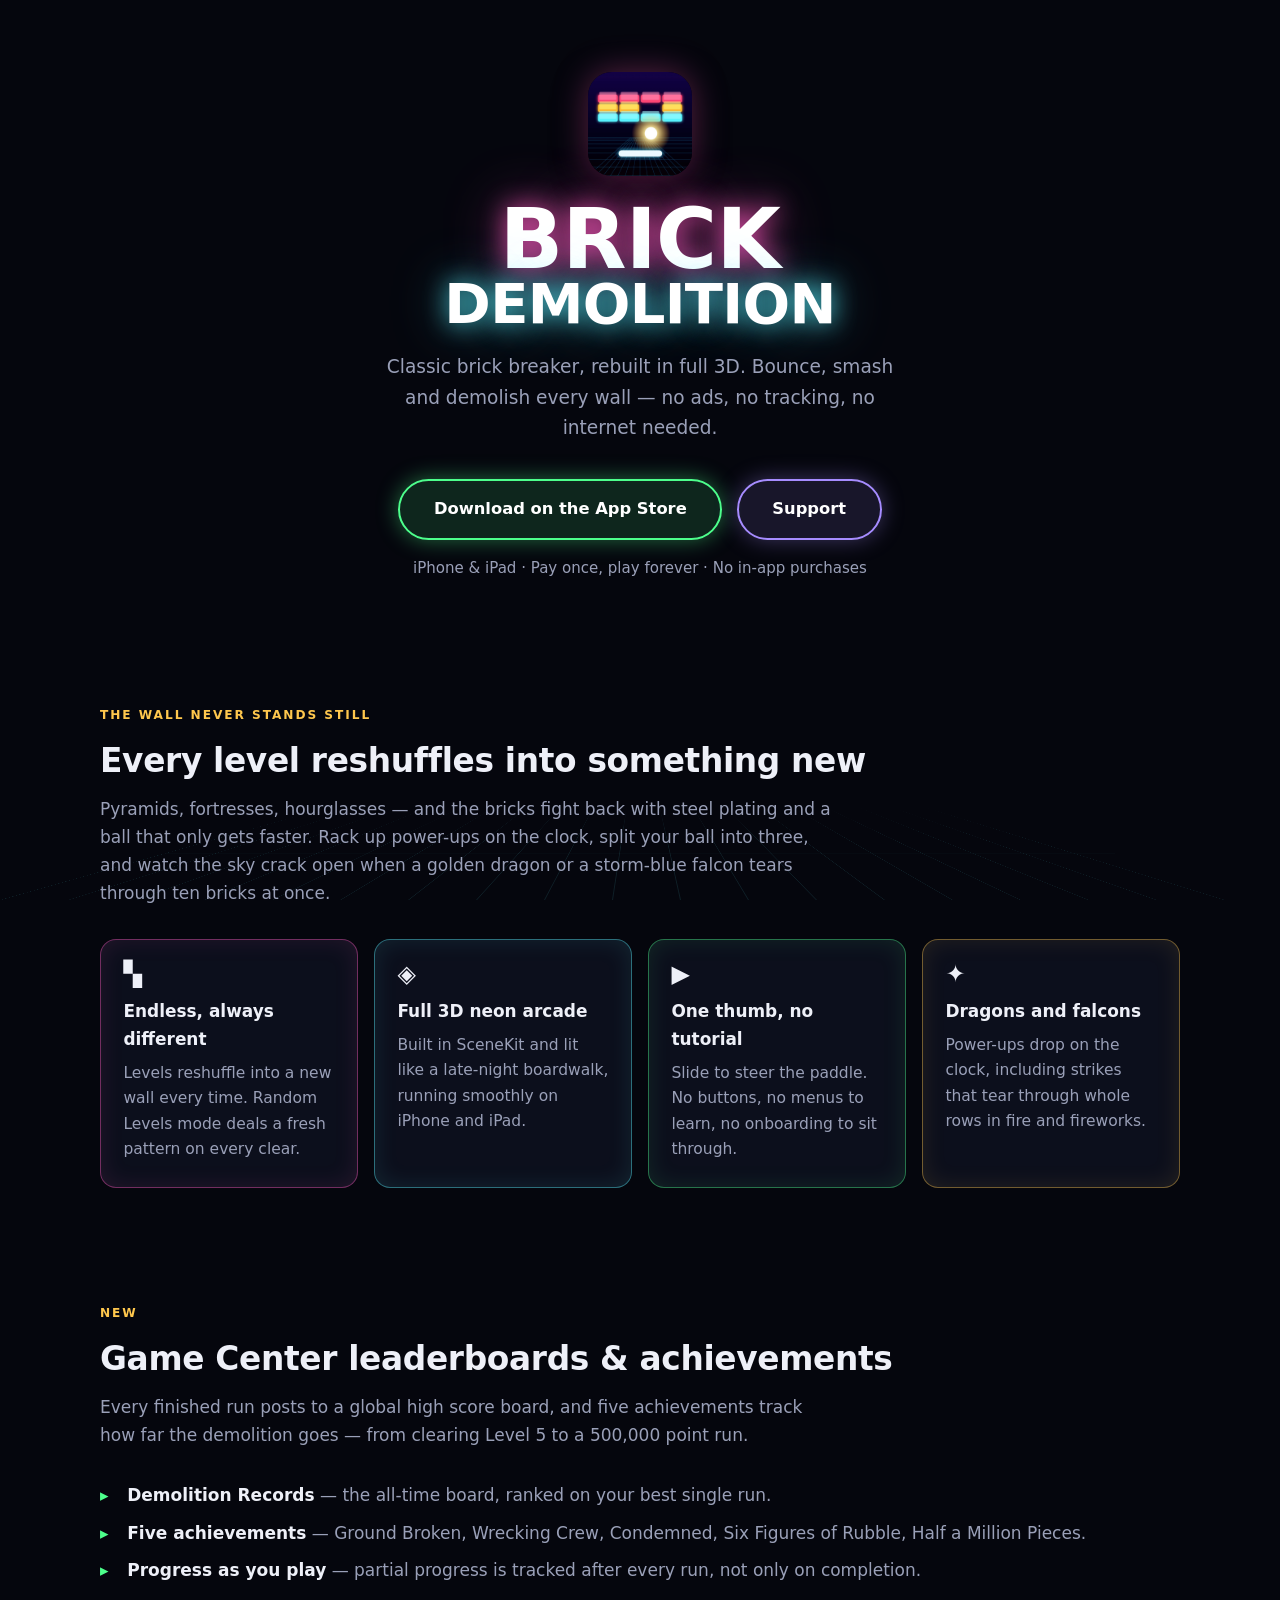
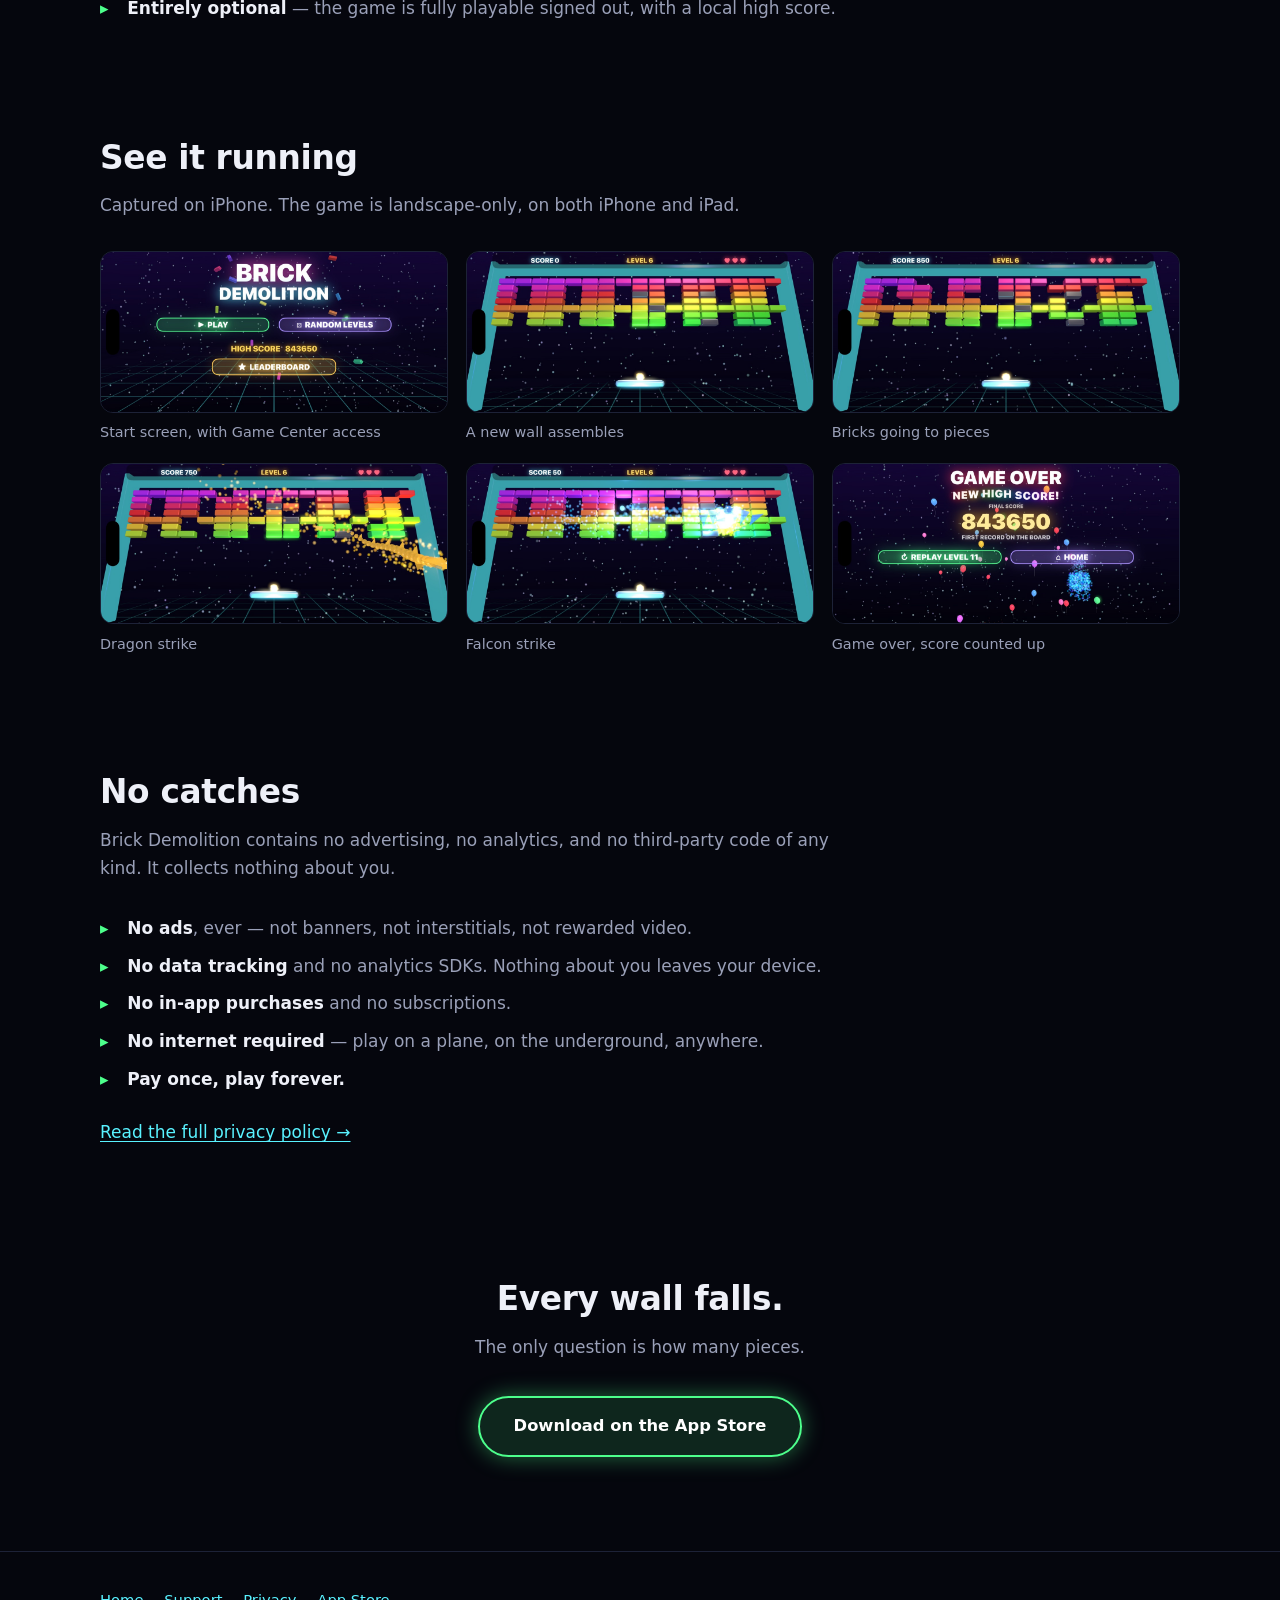
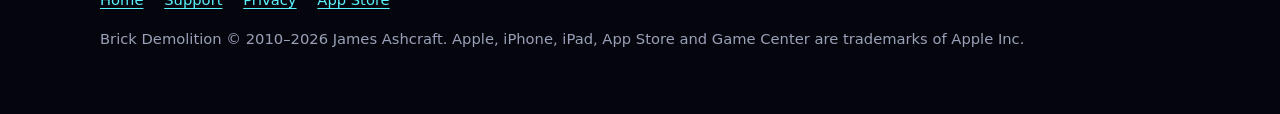
<file: index.html>
<!DOCTYPE html>
<html lang="en">
<head>
<meta charset="utf-8">
<meta name="viewport" content="width=device-width, initial-scale=1">
<title>Brick Demolition — 3D Neon Brick Breaker for iPhone &amp; iPad</title>
<meta name="description" content="Classic brick breaker, rebuilt in full 3D. No ads, no tracking, no internet needed. Now with Game Center leaderboards and achievements.">
<meta name="theme-color" content="#05060d">
<link rel="icon" href="assets/icon.png">
<link rel="apple-touch-icon" href="assets/icon-512.png">
<link rel="stylesheet" href="style.css">

<meta property="og:title" content="Brick Demolition — 3D Neon Brick Breaker">
<meta property="og:description" content="Classic brick breaker, rebuilt in full 3D. No ads, no tracking, no internet needed.">
<meta property="og:image" content="assets/icon-512.png">
<meta property="og:type" content="website">
<meta name="twitter:card" content="summary_large_image">
</head>
<body>
<div class="grid-bg" aria-hidden="true"></div>

<header class="masthead wrap">
  <img class="appicon" src="assets/icon.png" alt="Brick Demolition app icon" width="256" height="256">
  <h1 class="wordmark">
    <span class="l1">BRICK</span>
    <span class="l2">DEMOLITION</span>
  </h1>
  <p class="tagline">
    Classic brick breaker, rebuilt in full 3D. Bounce, smash and demolish every wall —
    no ads, no tracking, no internet needed.
  </p>
  <div class="cta-row">
    <a class="cta" href="https://apps.apple.com/app/id364886869">Download on the App&nbsp;Store</a>
    <a class="cta secondary" href="support.html">Support</a>
  </div>
  <p class="price-note">iPhone &amp; iPad · Pay once, play forever · No in-app purchases</p>
</header>

<main>

<section class="wrap">
  <span class="eyebrow">The wall never stands still</span>
  <h2>Every level reshuffles into something new</h2>
  <p class="section-lead">
    Pyramids, fortresses, hourglasses — and the bricks fight back with steel plating and a ball
    that only gets faster. Rack up power-ups on the clock, split your ball into three, and watch
    the sky crack open when a golden dragon or a storm-blue falcon tears through ten bricks at once.
  </p>

  <div class="cards">
    <div class="card c-pink">
      <span class="mark" aria-hidden="true">▚</span>
      <h3>Endless, always different</h3>
      <p>Levels reshuffle into a new wall every time. Random Levels mode deals a fresh pattern on every clear.</p>
    </div>
    <div class="card c-cyan">
      <span class="mark" aria-hidden="true">◈</span>
      <h3>Full 3D neon arcade</h3>
      <p>Built in SceneKit and lit like a late-night boardwalk, running smoothly on iPhone and iPad.</p>
    </div>
    <div class="card c-green">
      <span class="mark" aria-hidden="true">▶</span>
      <h3>One thumb, no tutorial</h3>
      <p>Slide to steer the paddle. No buttons, no menus to learn, no onboarding to sit through.</p>
    </div>
    <div class="card c-gold">
      <span class="mark" aria-hidden="true">✦</span>
      <h3>Dragons and falcons</h3>
      <p>Power-ups drop on the clock, including strikes that tear through whole rows in fire and fireworks.</p>
    </div>
  </div>
</section>

<section class="wrap">
  <span class="eyebrow">New</span>
  <h2>Game Center leaderboards &amp; achievements</h2>
  <p class="section-lead">
    Every finished run posts to a global high score board, and five achievements track how far
    the demolition goes — from clearing Level 5 to a 500,000 point run.
  </p>
  <ul class="ticks">
    <li><strong>Demolition Records</strong> — the all-time board, ranked on your best single run.</li>
    <li><strong>Five achievements</strong> — Ground Broken, Wrecking Crew, Condemned, Six Figures of Rubble, Half a Million Pieces.</li>
    <li><strong>Progress as you play</strong> — partial progress is tracked after every run, not only on completion.</li>
    <li><strong>Entirely optional</strong> — the game is fully playable signed out, with a local high score.</li>
  </ul>
</section>

<section class="wrap">
  <h2>See it running</h2>
  <p class="section-lead">Captured on iPhone. The game is landscape-only, on both iPhone and iPad.</p>
  <div class="shots">
    <figure><img src="assets/shot-1.jpg" alt="The Brick Demolition start screen, with neon title and Play, Random Levels and Leaderboard buttons" loading="lazy" width="1200" height="552"><figcaption>Start screen, with Game Center access</figcaption></figure>
    <figure><img src="assets/shot-2.jpg" alt="A new level revealing its brick pattern in 3D" loading="lazy" width="1200" height="552"><figcaption>A new wall assembles</figcaption></figure>
    <figure><img src="assets/shot-3.jpg" alt="Bricks exploding in a burst of particles and light" loading="lazy" width="1200" height="552"><figcaption>Bricks going to pieces</figcaption></figure>
    <figure><img src="assets/shot-4.jpg" alt="A golden dragon tearing across the playfield" loading="lazy" width="1200" height="552"><figcaption>Dragon strike</figcaption></figure>
    <figure><img src="assets/shot-5.jpg" alt="A storm-blue falcon sweeping through a row of bricks" loading="lazy" width="1200" height="552"><figcaption>Falcon strike</figcaption></figure>
    <figure><img src="assets/shot-6.jpg" alt="The game over screen showing a final score and a new high score banner" loading="lazy" width="1200" height="552"><figcaption>Game over, score counted up</figcaption></figure>
  </div>
</section>

<section class="wrap">
  <h2>No catches</h2>
  <p class="section-lead">
    Brick Demolition contains no advertising, no analytics, and no third-party code of any kind.
    It collects nothing about you.
  </p>
  <ul class="ticks">
    <li><strong>No ads</strong>, ever — not banners, not interstitials, not rewarded video.</li>
    <li><strong>No data tracking</strong> and no analytics SDKs. Nothing about you leaves your device.</li>
    <li><strong>No in-app purchases</strong> and no subscriptions.</li>
    <li><strong>No internet required</strong> — play on a plane, on the underground, anywhere.</li>
    <li><strong>Pay once, play forever.</strong></li>
  </ul>
  <p style="margin-top:1.6rem"><a href="support.html#privacy">Read the full privacy policy →</a></p>
</section>

<section class="wrap" style="text-align:center">
  <h2>Every wall falls.</h2>
  <p class="section-lead" style="margin-inline:auto">The only question is how many pieces.</p>
  <div class="cta-row">
    <a class="cta" href="https://apps.apple.com/app/id364886869">Download on the App&nbsp;Store</a>
  </div>
</section>

</main>

<footer>
  <div class="wrap">
    <nav>
      <a href="index.html">Home</a>
      <a href="support.html">Support</a>
      <a href="support.html#privacy">Privacy</a>
      <a href="https://apps.apple.com/app/id364886869">App Store</a>
    </nav>
    <p>Brick Demolition © 2010–2026 James Ashcraft. Apple, iPhone, iPad, App Store and Game Center
       are trademarks of Apple Inc.</p>
  </div>
</footer>

</body>
</html>
</file>
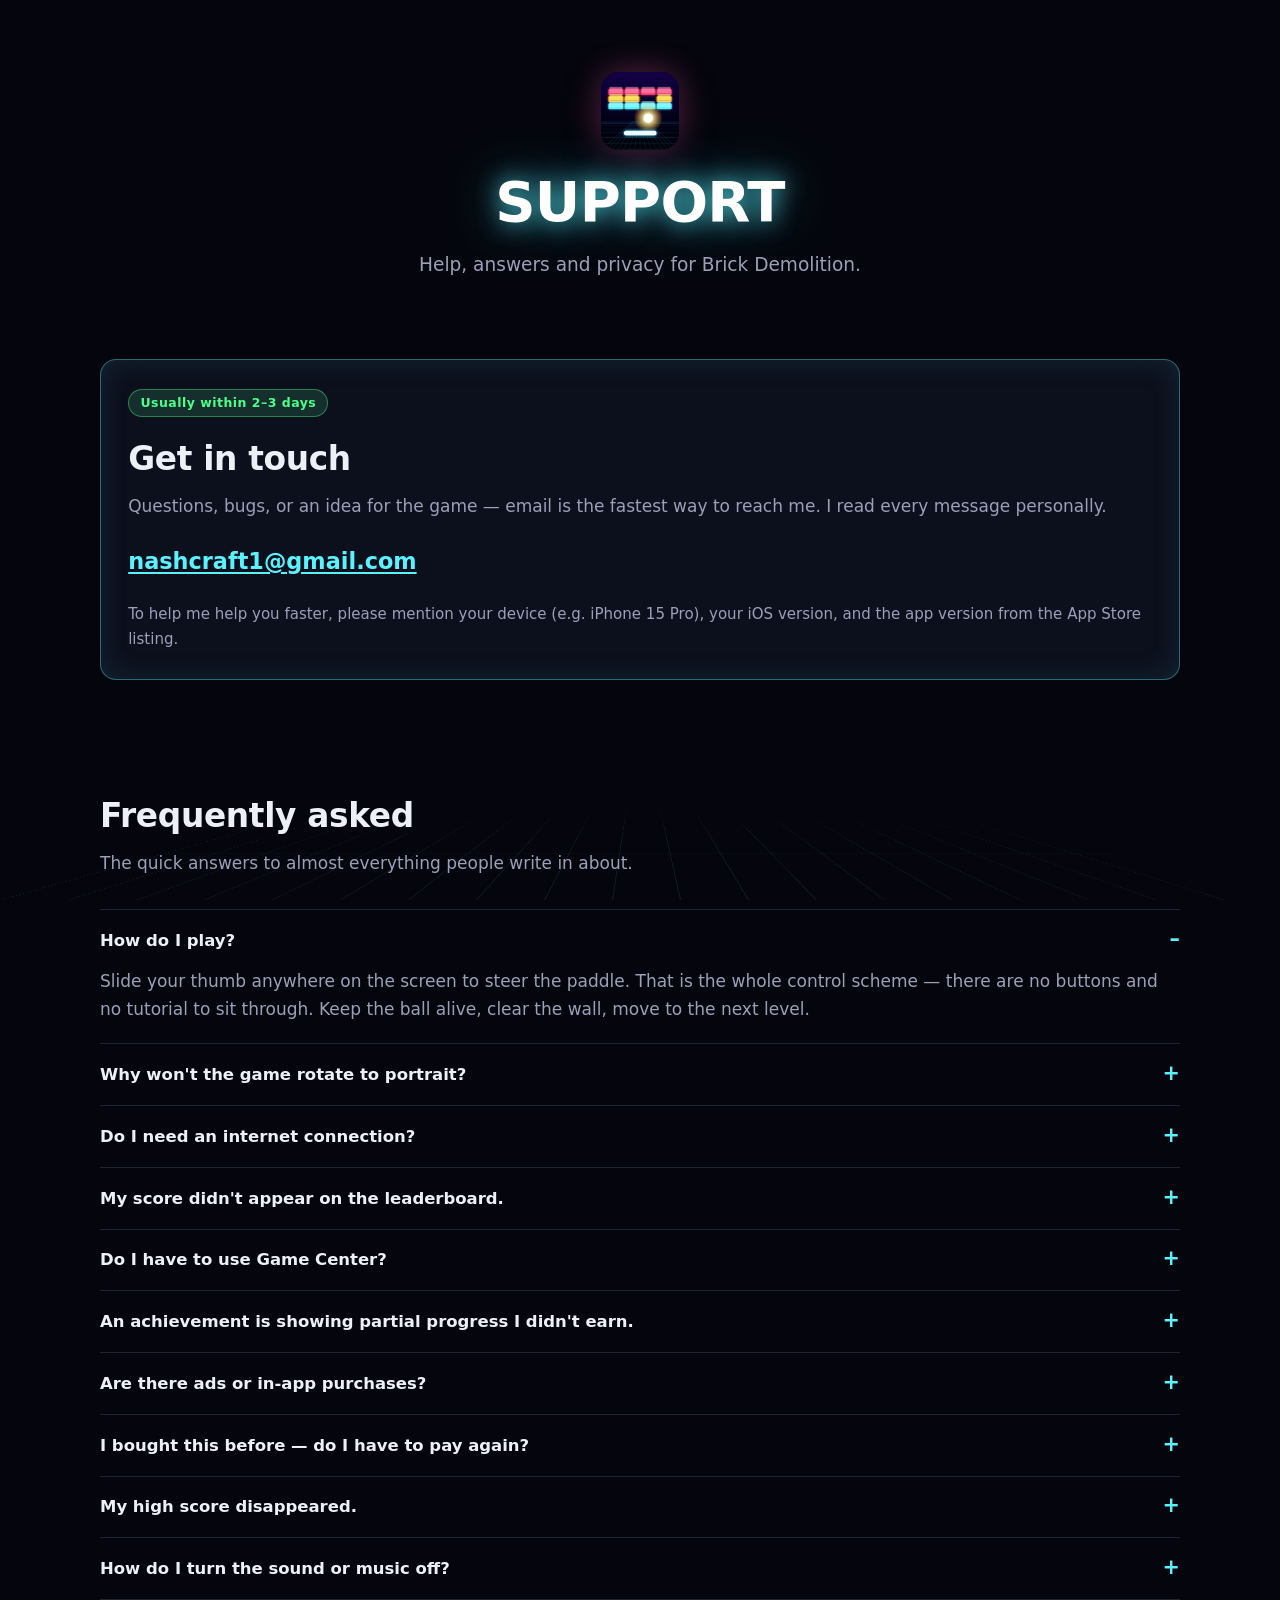
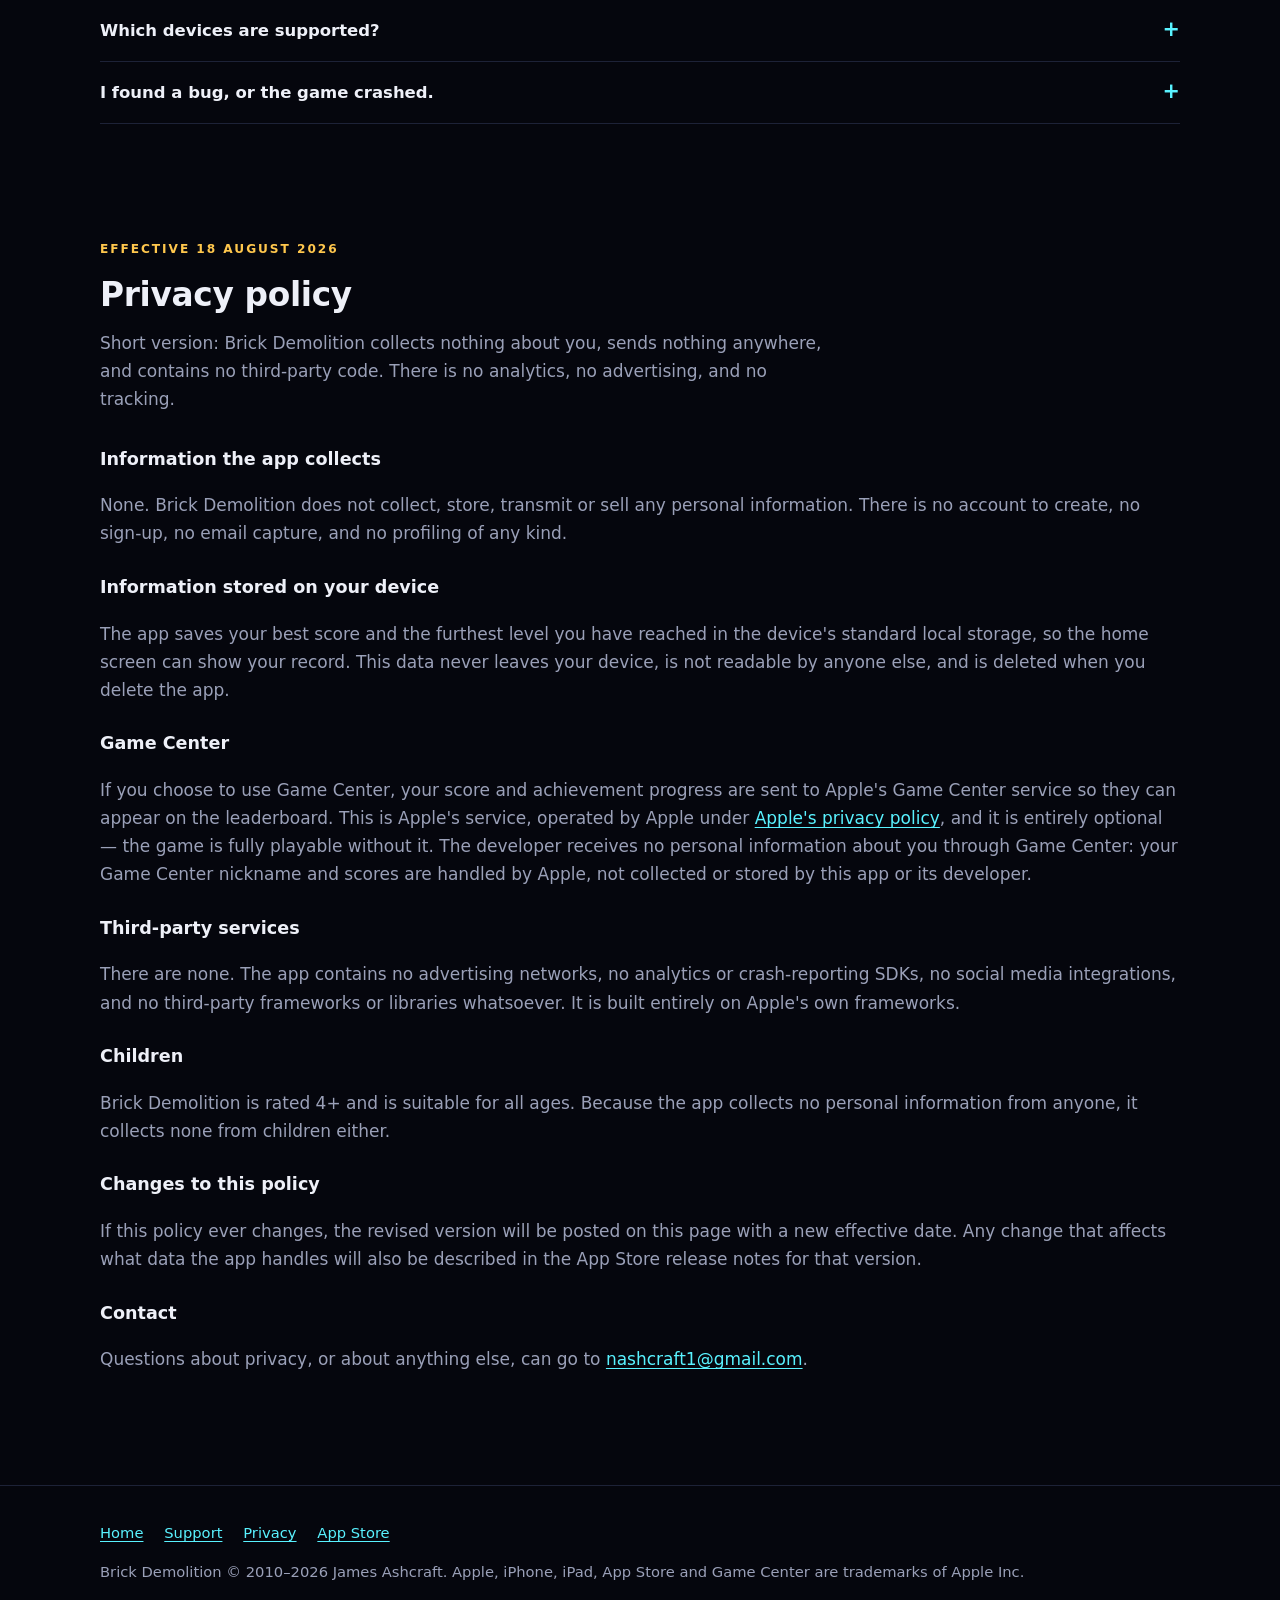
<file: support.html>
<!DOCTYPE html>
<html lang="en">
<head>
<meta charset="utf-8">
<meta name="viewport" content="width=device-width, initial-scale=1">
<title>Support &amp; Privacy — Brick Demolition</title>
<meta name="description" content="Support, frequently asked questions and the privacy policy for Brick Demolition, the 3D neon brick breaker for iPhone and iPad.">
<meta name="theme-color" content="#05060d">
<link rel="icon" href="assets/icon.png">
<link rel="apple-touch-icon" href="assets/icon-512.png">
<link rel="stylesheet" href="style.css">
</head>
<body>
<div class="grid-bg" aria-hidden="true"></div>

<header class="masthead wrap" style="padding-bottom:1.5rem">
  <img class="appicon" src="assets/icon.png" alt="Brick Demolition app icon" width="256" height="256" style="width:78px;height:78px">
  <h1 class="wordmark"><span class="l2">SUPPORT</span></h1>
  <p class="tagline">Help, answers and privacy for Brick Demolition.</p>
</header>

<main>

<section class="wrap">
  <div class="contact-box">
    <span class="pill">Usually within 2–3 days</span>
    <h2 style="margin-top:.9rem">Get in touch</h2>
    <p style="color:var(--ink-dim);margin:0 0 1rem">
      Questions, bugs, or an idea for the game — email is the fastest way to reach me. I read
      every message personally.
    </p>
    <p class="email"><a href="mailto:nashcraft1@gmail.com?subject=Brick%20Demolition%20Support">nashcraft1@gmail.com</a></p>
    <p style="color:var(--ink-dim);font-size:.94rem;margin:1rem 0 0">
      To help me help you faster, please mention your device (e.g. iPhone 15 Pro), your iOS
      version, and the app version from the App Store listing.
    </p>
  </div>
</section>

<section class="wrap">
  <h2>Frequently asked</h2>
  <p class="section-lead">The quick answers to almost everything people write in about.</p>

  <div class="faq">

    <details open>
      <summary>How do I play?</summary>
      <p>Slide your thumb anywhere on the screen to steer the paddle. That is the whole control
         scheme — there are no buttons and no tutorial to sit through. Keep the ball alive, clear
         the wall, move to the next level.</p>
    </details>

    <details>
      <summary>Why won't the game rotate to portrait?</summary>
      <p>Brick Demolition is landscape-only by design, on both iPhone and iPad. The playfield is
         wider than it is tall, so portrait would either crop the wall or shrink everything to a
         sliver. Rotate your device to either landscape orientation and it will follow.</p>
    </details>

    <details>
      <summary>Do I need an internet connection?</summary>
      <p>No. The entire game runs offline — levels, scoring, high scores and all. A connection is
         only used if you choose to use Game Center leaderboards and achievements, which are
         completely optional.</p>
    </details>

    <details>
      <summary>My score didn't appear on the leaderboard.</summary>
      <p>Check that you are signed in to Game Center: open the Settings app, tap Game Center, and
         confirm you are signed in with your Apple Account. The game posts a score only when a run
         finishes, so a game still in progress won't show yet.</p>
      <p>If you played offline, that run's score is not posted retroactively — only runs finished
         while signed in and connected reach the board. Your local high score on the home screen
         is always kept regardless.</p>
    </details>

    <details>
      <summary>Do I have to use Game Center?</summary>
      <p>Not at all. Declining the sign-in prompt loses you nothing: every level, mode and feature
         works exactly the same, and the game keeps your personal best on the device. Game Center
         only adds the global board and achievements on top.</p>
    </details>

    <details>
      <summary>An achievement is showing partial progress I didn't earn.</summary>
      <p>That's intended. Progress is reported after every finished run, not only when you complete
         an achievement — so reaching Level 12 will show "Condemned" (Level 25) part-filled rather
         than locked. Progress only ever moves forward; a weaker run never reduces it.</p>
    </details>

    <details>
      <summary>Are there ads or in-app purchases?</summary>
      <p>Neither. Brick Demolition is a single paid download with no advertising, no in-app
         purchases, no subscriptions and no analytics of any kind. What you buy is the whole game.</p>
    </details>

    <details>
      <summary>I bought this before — do I have to pay again?</summary>
      <p>No. Purchases are tied to your Apple Account permanently. Re-download it at no charge from
         the App Store, or from the Purchased list in your account. Updates are free forever.</p>
    </details>

    <details>
      <summary>My high score disappeared.</summary>
      <p>The high score is stored on the device itself, not in the cloud, so deleting the app or
         moving to a new device clears it. If you use Game Center your posted scores stay on the
         leaderboard regardless of which device you play on.</p>
    </details>

    <details>
      <summary>How do I turn the sound or music off?</summary>
      <p>Use your device's volume buttons or the silent switch — the game respects both. There is
         no in-app audio toggle at the moment. If that would be useful to you, email me; requests
         genuinely do shape what gets built next.</p>
    </details>

    <details>
      <summary>Which devices are supported?</summary>
      <p>iPhone and iPad running iOS 17.6 or later. The game is universal, so one purchase covers
         both.</p>
    </details>

    <details>
      <summary>I found a bug, or the game crashed.</summary>
      <p>Please email me with your device model, your iOS version, and what you were doing when it
         happened — the level number and whether a dragon or falcon was on screen are especially
         useful. Bug reports get priority over everything else in my inbox.</p>
    </details>

  </div>
</section>

<section class="wrap" id="privacy">
  <span class="eyebrow">Effective 18 August 2026</span>
  <h2>Privacy policy</h2>
  <p class="section-lead">
    Short version: Brick Demolition collects nothing about you, sends nothing anywhere, and
    contains no third-party code. There is no analytics, no advertising, and no tracking.
  </p>

  <h3 style="margin-top:2rem;font-size:1.1rem">Information the app collects</h3>
  <p style="color:var(--ink-dim)">
    None. Brick Demolition does not collect, store, transmit or sell any personal information.
    There is no account to create, no sign-up, no email capture, and no profiling of any kind.
  </p>

  <h3 style="margin-top:1.6rem;font-size:1.1rem">Information stored on your device</h3>
  <p style="color:var(--ink-dim)">
    The app saves your best score and the furthest level you have reached in the device's standard
    local storage, so the home screen can show your record. This data never leaves your device, is
    not readable by anyone else, and is deleted when you delete the app.
  </p>

  <h3 style="margin-top:1.6rem;font-size:1.1rem">Game Center</h3>
  <p style="color:var(--ink-dim)">
    If you choose to use Game Center, your score and achievement progress are sent to Apple's Game
    Center service so they can appear on the leaderboard. This is Apple's service, operated by
    Apple under
    <a href="https://www.apple.com/legal/privacy/">Apple's privacy policy</a>, and it is entirely
    optional — the game is fully playable without it. The developer receives no personal
    information about you through Game Center: your Game Center nickname and scores are handled by
    Apple, not collected or stored by this app or its developer.
  </p>

  <h3 style="margin-top:1.6rem;font-size:1.1rem">Third-party services</h3>
  <p style="color:var(--ink-dim)">
    There are none. The app contains no advertising networks, no analytics or crash-reporting
    SDKs, no social media integrations, and no third-party frameworks or libraries whatsoever. It
    is built entirely on Apple's own frameworks.
  </p>

  <h3 style="margin-top:1.6rem;font-size:1.1rem">Children</h3>
  <p style="color:var(--ink-dim)">
    Brick Demolition is rated 4+ and is suitable for all ages. Because the app collects no personal
    information from anyone, it collects none from children either.
  </p>

  <h3 style="margin-top:1.6rem;font-size:1.1rem">Changes to this policy</h3>
  <p style="color:var(--ink-dim)">
    If this policy ever changes, the revised version will be posted on this page with a new
    effective date. Any change that affects what data the app handles will also be described in
    the App Store release notes for that version.
  </p>

  <h3 style="margin-top:1.6rem;font-size:1.1rem">Contact</h3>
  <p style="color:var(--ink-dim)">
    Questions about privacy, or about anything else, can go to
    <a href="mailto:nashcraft1@gmail.com?subject=Brick%20Demolition%20Privacy">nashcraft1@gmail.com</a>.
  </p>
</section>

</main>

<footer>
  <div class="wrap">
    <nav>
      <a href="index.html">Home</a>
      <a href="support.html">Support</a>
      <a href="#privacy">Privacy</a>
      <a href="https://apps.apple.com/app/id364886869">App Store</a>
    </nav>
    <p>Brick Demolition © 2010–2026 James Ashcraft. Apple, iPhone, iPad, App Store and Game Center
       are trademarks of Apple Inc.</p>
  </div>
</footer>

</body>
</html>
</file>
<file: style.css>
/* Brick Demolition — shared styles
   Palette lifted from the game's own neon values in ArcadeUI.swift / ArcadeBackdrop.swift */

:root {
  --bg:        #05060d;
  --bg-raised: #0c0f1c;
  --ink:       #eef0f8;
  --ink-dim:   #9aa0b8;
  --rule:      #1d2237;

  --pink:   #ff59bf;
  --cyan:   #59f2ff;
  --green:  #4dff8c;
  --purple: #a68cff;
  --gold:   #ffc74d;

  --measure: min(1080px, 100% - 2.5rem);
}

* { box-sizing: border-box; }

html { -webkit-text-size-adjust: 100%; }

body {
  margin: 0;
  background: var(--bg);
  color: var(--ink);
  font: 400 17px/1.65 -apple-system, BlinkMacSystemFont, "Segoe UI", system-ui, sans-serif;
  overflow-x: hidden;
}

/* The perspective grid that sits behind the game's menus. */
.grid-bg {
  position: fixed;
  inset: auto 0 0 0;
  height: 45vh;
  pointer-events: none;
  z-index: 0;
  background:
    repeating-linear-gradient(to right,  rgba(89,242,255,.10) 0 1px, transparent 1px 68px),
    repeating-linear-gradient(to bottom, rgba(89,242,255,.10) 0 1px, transparent 1px 68px);
  transform: perspective(340px) rotateX(62deg);
  transform-origin: bottom center;
  mask-image: linear-gradient(to bottom, transparent, #000 55%);
  -webkit-mask-image: linear-gradient(to bottom, transparent, #000 55%);
}

.wrap { width: var(--measure); margin-inline: auto; position: relative; z-index: 1; }

a { color: var(--cyan); text-underline-offset: 3px; }
a:hover { color: var(--ink); }

/* ---------- header ---------- */

.masthead { padding: 4.5rem 0 3rem; text-align: center; }

.appicon {
  width: 104px; height: 104px;
  border-radius: 23%;
  display: block; margin: 0 auto 1.6rem;
  box-shadow: 0 0 34px rgba(255,89,191,.34), 0 10px 34px rgba(0,0,0,.6);
}

.wordmark { margin: 0; line-height: .92; letter-spacing: -.02em; }
.wordmark .l1,
.wordmark .l2 { display: block; font-weight: 900; }
.wordmark .l1 {
  font-size: clamp(2.9rem, 11vw, 5.2rem);
  color: #fff;
  text-shadow: 0 0 26px rgba(255,89,191,.85), 0 0 62px rgba(255,89,191,.45);
}
.wordmark .l2 {
  font-size: clamp(1.9rem, 7.4vw, 3.5rem);
  color: #fff;
  text-shadow: 0 0 24px rgba(89,242,255,.85), 0 0 58px rgba(89,242,255,.42);
}

.tagline {
  margin: 1.4rem auto 0;
  max-width: 34rem;
  font-size: 1.16rem;
  color: var(--ink-dim);
}

/* ---------- App Store button ---------- */

.cta-row { margin-top: 2.2rem; display: flex; gap: .9rem; justify-content: center; flex-wrap: wrap; }

.cta {
  display: inline-block;
  padding: .95rem 2.1rem;
  border-radius: 999px;
  font-weight: 800;
  font-size: 1.02rem;
  text-decoration: none;
  border: 2px solid var(--green);
  color: #fff;
  background: rgba(77,255,140,.13);
  box-shadow: 0 0 22px rgba(77,255,140,.4);
  transition: transform .16s ease, box-shadow .16s ease, background .16s ease;
}
.cta:hover {
  background: rgba(77,255,140,.24);
  box-shadow: 0 0 34px rgba(77,255,140,.62);
  transform: translateY(-2px);
  color: #fff;
}
.cta.secondary {
  border-color: var(--purple);
  background: rgba(166,140,255,.12);
  box-shadow: 0 0 22px rgba(166,140,255,.34);
}
.cta.secondary:hover { background: rgba(166,140,255,.24); box-shadow: 0 0 34px rgba(166,140,255,.55); }

.price-note { margin-top: 1rem; font-size: .94rem; color: var(--ink-dim); }

/* ---------- sections ---------- */

section { padding: 3.4rem 0; }

h2 {
  font-size: clamp(1.5rem, 4.2vw, 2.05rem);
  font-weight: 800;
  margin: 0 0 .4rem;
  letter-spacing: -.01em;
}
.section-lead { margin: 0 0 2rem; color: var(--ink-dim); max-width: 46rem; }

.eyebrow {
  display: inline-block;
  font-size: .76rem;
  font-weight: 800;
  letter-spacing: .16em;
  text-transform: uppercase;
  color: var(--gold);
  margin-bottom: .6rem;
}

/* ---------- feature cards ---------- */

.cards { display: grid; gap: 1rem; grid-template-columns: repeat(auto-fit, minmax(248px, 1fr)); }

.card {
  background: var(--bg-raised);
  border: 1px solid var(--rule);
  border-radius: 16px;
  padding: 1.4rem 1.4rem 1.5rem;
}
.card h3 { margin: 0 0 .45rem; font-size: 1.06rem; font-weight: 800; }
.card p  { margin: 0; color: var(--ink-dim); font-size: .97rem; }
.card .mark { font-size: 1.5rem; line-height: 1; display: block; margin-bottom: .7rem; }

.c-pink   { border-color: rgba(255,89,191,.42); box-shadow: 0 0 24px rgba(255,89,191,.10) inset; }
.c-cyan   { border-color: rgba(89,242,255,.42); box-shadow: 0 0 24px rgba(89,242,255,.10) inset; }
.c-green  { border-color: rgba(77,255,140,.42); box-shadow: 0 0 24px rgba(77,255,140,.10) inset; }
.c-gold   { border-color: rgba(255,199,77,.42); box-shadow: 0 0 24px rgba(255,199,77,.10) inset; }

/* ---------- shots ---------- */

.shots { display: grid; gap: 1.1rem; grid-template-columns: repeat(auto-fit, minmax(320px, 1fr)); }
.shots figure { margin: 0; }
.shots img {
  width: 100%; height: auto; display: block;
  border-radius: 13px;
  border: 1px solid var(--rule);
}
.shots figcaption { margin-top: .55rem; font-size: .9rem; color: var(--ink-dim); }

/* ---------- plain list ---------- */

.ticks { list-style: none; padding: 0; margin: 0; display: grid; gap: .6rem; }
.ticks li { padding-left: 1.7rem; position: relative; color: var(--ink-dim); }
.ticks li::before {
  content: "▸"; position: absolute; left: 0; top: 0;
  color: var(--green); font-weight: 900;
}
.ticks strong { color: var(--ink); font-weight: 700; }

/* ---------- support page ---------- */

.faq { border-top: 1px solid var(--rule); }
.faq details {
  border-bottom: 1px solid var(--rule);
  padding: 1.05rem 0;
}
.faq summary {
  cursor: pointer;
  font-weight: 700;
  font-size: 1.03rem;
  list-style: none;
  display: flex; justify-content: space-between; gap: 1rem; align-items: baseline;
}
.faq summary::-webkit-details-marker { display: none; }
.faq summary::after { content: "+"; color: var(--cyan); font-weight: 900; font-size: 1.3rem; line-height: 1; }
.faq details[open] summary::after { content: "–"; }
.faq details p { color: var(--ink-dim); margin: .8rem 0 0; }
.faq details p:last-child { margin-bottom: .2rem; }

.contact-box {
  background: var(--bg-raised);
  border: 1px solid rgba(89,242,255,.4);
  border-radius: 16px;
  padding: 1.7rem;
  box-shadow: 0 0 30px rgba(89,242,255,.10) inset;
}
.contact-box .email {
  font-size: clamp(1.05rem, 3.6vw, 1.4rem);
  font-weight: 800;
  word-break: break-all;
}

.pill {
  display: inline-block; padding: .2rem .7rem; border-radius: 999px;
  font-size: .78rem; font-weight: 800; letter-spacing: .04em;
  background: rgba(77,255,140,.14); color: var(--green);
  border: 1px solid rgba(77,255,140,.4);
}

/* ---------- footer ---------- */

footer {
  border-top: 1px solid var(--rule);
  margin-top: 2.5rem;
  padding: 2.2rem 0 3rem;
  color: var(--ink-dim);
  font-size: .92rem;
}
footer nav { display: flex; gap: 1.3rem; flex-wrap: wrap; margin-bottom: .9rem; }

/* ---------- motion ---------- */

@media (prefers-reduced-motion: reduce) {
  * { animation: none !important; transition: none !important; }
  .cta:hover { transform: none; }
}
</file>
